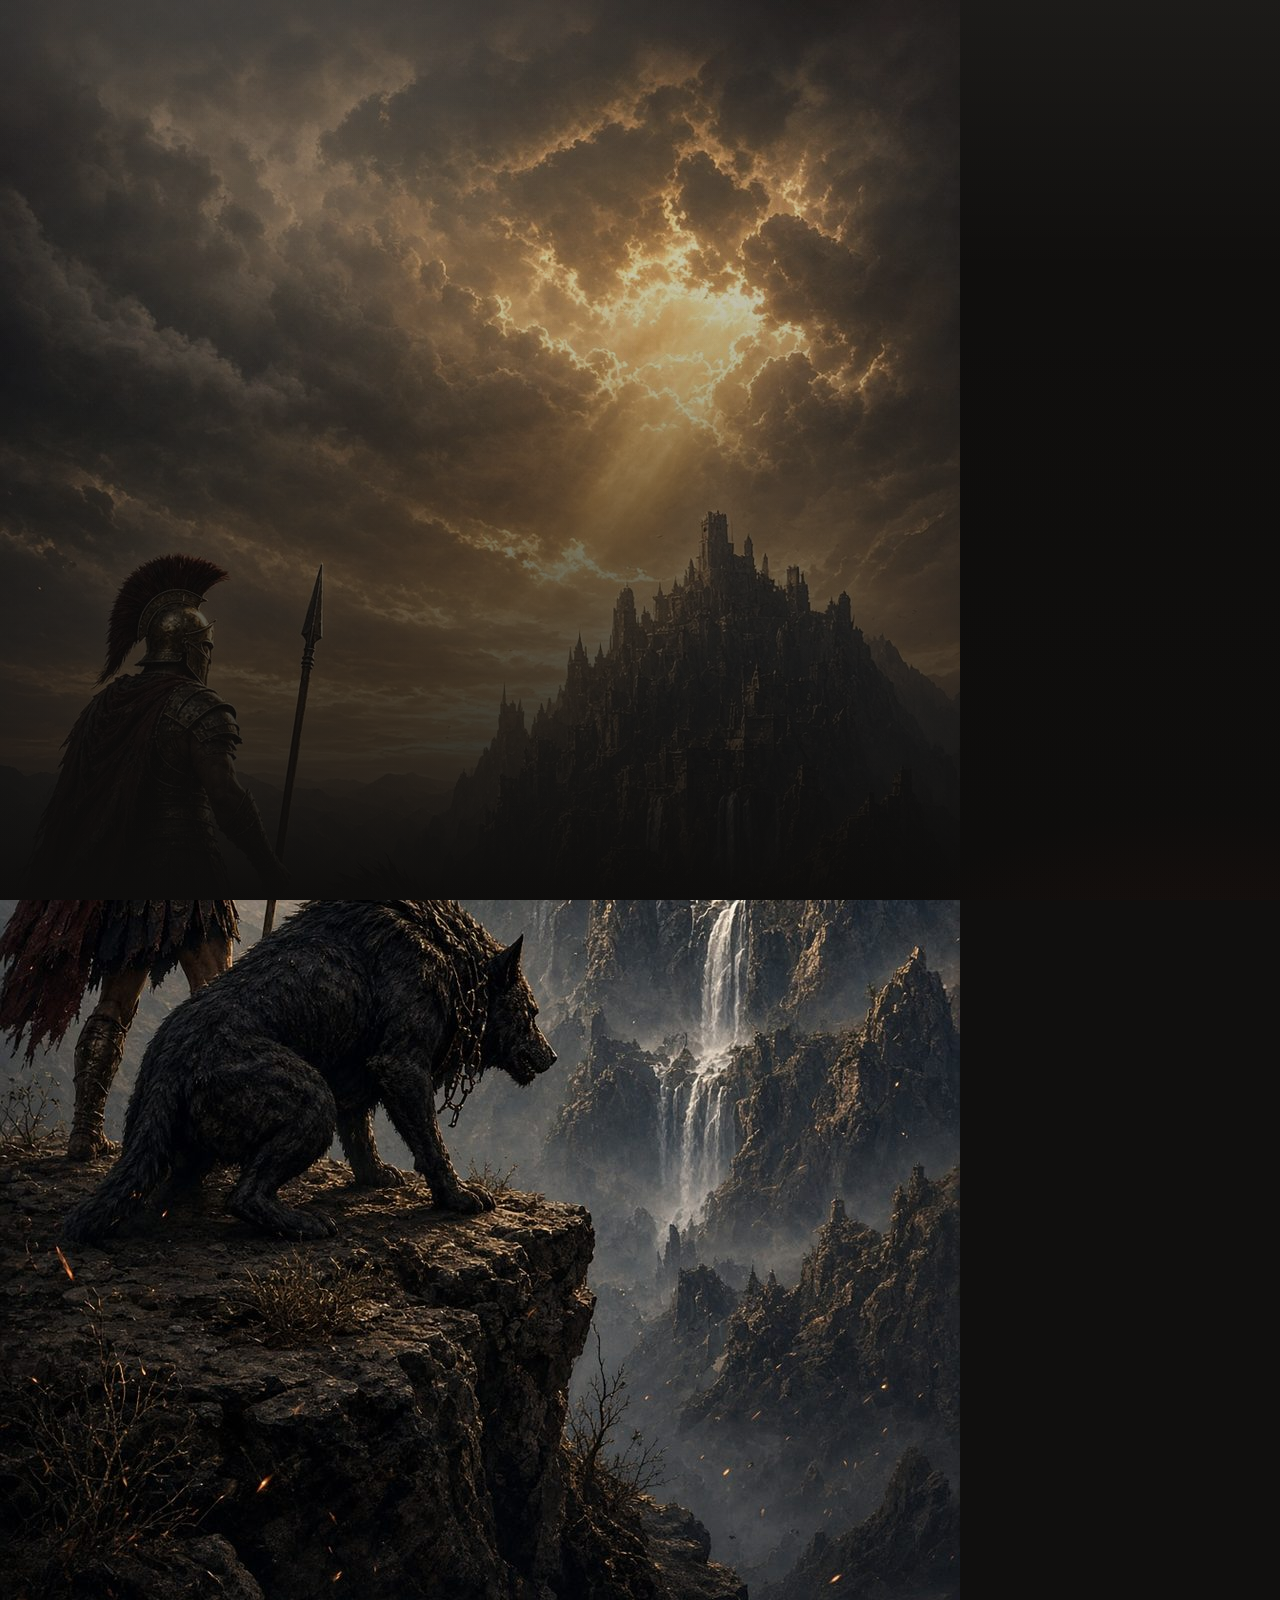
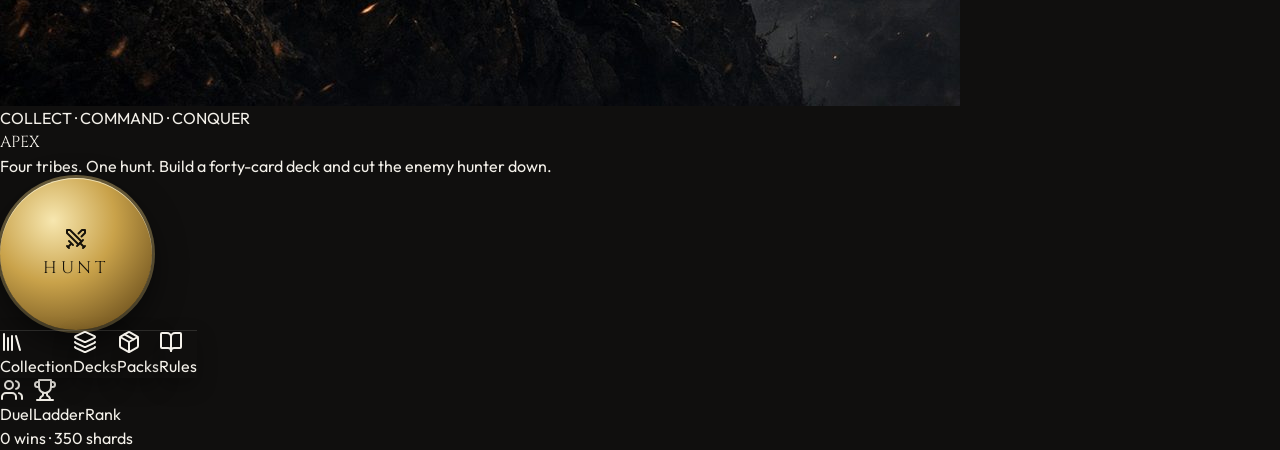
<file: index.html>
<!DOCTYPE html>
<html lang="en">
  <head>
    <meta charset="UTF-8" />
    <meta name="viewport" content="width=device-width, initial-scale=1, viewport-fit=cover" />
    <title>APEX — Ab Creative World</title>
    <meta name="description" content="APEX — a dark epic hunting TCG. Build a forty-card deck and cut the rival hunter down." />
    <meta name="theme-color" content="#100f0e" />
    <meta http-equiv="Cache-Control" content="no-cache" />
    <!-- hunt-build liked-2026-09-11 -->
    <link rel="icon" type="image/svg+xml" href="./favicon.svg" />
    <link rel="preconnect" href="https://fonts.googleapis.com" />
    <link rel="preconnect" href="https://fonts.gstatic.com" crossorigin />
    <link href="https://fonts.googleapis.com/css2?family=Cinzel:wght@500;600&family=Outfit:wght@400;500;600&display=swap" rel="stylesheet" />
    <style>
      :root { --arena-img: url("./art/arena.jpg"); }
      html, body, #root { height: 100%; margin: 0; background: #100f0e; }
    </style>
    <script type="module" crossorigin src="./assets/index-BU1TOrr1.js"></script>
    <link rel="stylesheet" crossorigin href="./assets/index-BifVDahs.css">
  </head>
  <body>
    <div id="root"></div>
  </body>
</html>
</file>
<file: assets/index-BifVDahs.css>
/*! tailwindcss v4.3.3 | MIT License | https://tailwindcss.com */
@layer theme{:root,:host{--font-sans:"Outfit", "Segoe UI", system-ui, sans-serif;--font-mono:ui-monospace, SFMono-Regular, Menlo, Monaco, Consolas, "Liberation Mono", "Courier New", monospace;--radius-sm:8px;--ease-out:cubic-bezier(.22, 1, .36, 1);--default-font-family:var(--font-sans);--default-mono-font-family:var(--font-mono);--color-bg:#100f0e;--color-fg:#f4f1ea;--color-muted:#a8a49c;--color-accent:#e4c77a;--color-accent-fg:#16120a;--color-crystal:#6ad4e6;--color-danger:#b42318;--color-abyssal:#6f8f8a;--color-revenant:#cfc6b8;--font-display:"Cinzel", "Times New Roman", serif}}@layer base{*,:after,:before,::backdrop{box-sizing:border-box;border:0 solid;margin:0;padding:0}::file-selector-button{box-sizing:border-box;border:0 solid;margin:0;padding:0}html,:host{-webkit-text-size-adjust:100%;tab-size:4;line-height:1.5;font-family:var(--default-font-family,-apple-system, BlinkMacSystemFont, "Segoe UI", Roboto, "Helvetica Neue", "Noto Sans", Arial, sans-serif, "Apple Color Emoji", "Segoe UI Emoji", "Segoe UI Symbol", "Noto Color Emoji");font-feature-settings:var(--default-font-feature-settings,normal);font-variation-settings:var(--default-font-variation-settings,normal);-webkit-tap-highlight-color:transparent}hr{height:0;color:inherit;border-top-width:1px}abbr:where([title]){-webkit-text-decoration:underline dotted;text-decoration:underline dotted}h1,h2,h3,h4,h5,h6{font-size:inherit;font-weight:inherit}a{color:inherit;-webkit-text-decoration:inherit;-webkit-text-decoration:inherit;-webkit-text-decoration:inherit;-webkit-text-decoration:inherit;text-decoration:inherit}b,strong{font-weight:bolder}code,kbd,samp,pre{font-family:var(--default-mono-font-family,ui-monospace, SFMono-Regular, Menlo, Monaco, Consolas, "Liberation Mono", "Courier New", monospace);font-feature-settings:var(--default-mono-font-feature-settings,normal);font-variation-settings:var(--default-mono-font-variation-settings,normal);font-size:1em}small{font-size:80%}sub,sup{vertical-align:baseline;font-size:75%;line-height:0;position:relative}sub{bottom:-.25em}sup{top:-.5em}table{text-indent:0;border-color:inherit;border-collapse:collapse}:-moz-focusring:where(:not(iframe)){outline:auto}progress{vertical-align:baseline}summary{display:list-item}ol,ul,menu{list-style:none}img,svg,video,canvas,audio,iframe,embed,object{vertical-align:middle;display:block}img,video{max-width:100%;height:auto}button,input,select,optgroup,textarea{font:inherit;font-feature-settings:inherit;font-variation-settings:inherit;letter-spacing:inherit;color:inherit;opacity:1;background-color:#0000;border-radius:0}::file-selector-button{font:inherit;font-feature-settings:inherit;font-variation-settings:inherit;letter-spacing:inherit;color:inherit;opacity:1;background-color:#0000;border-radius:0}:where(select:is([multiple],[size])) optgroup{font-weight:bolder}:where(select:is([multiple],[size])) optgroup option{padding-inline-start:20px}::file-selector-button{margin-inline-end:4px}::placeholder{opacity:1}@supports (not ((-webkit-appearance:-apple-pay-button))) or (contain-intrinsic-size:1px){::placeholder{color:currentColor}@supports (color:color-mix(in lab, red, red)){::placeholder{color:color-mix(in oklab, currentcolor 50%, transparent)}}}textarea{resize:vertical}::-webkit-search-decoration{-webkit-appearance:none}::-webkit-date-and-time-value{min-height:1lh;text-align:inherit}::-webkit-datetime-edit{display:inline-flex}::-webkit-datetime-edit-fields-wrapper{padding:0}::-webkit-datetime-edit{padding-block:0}::-webkit-datetime-edit-year-field{padding-block:0}::-webkit-datetime-edit-month-field{padding-block:0}::-webkit-datetime-edit-day-field{padding-block:0}::-webkit-datetime-edit-hour-field{padding-block:0}::-webkit-datetime-edit-minute-field{padding-block:0}::-webkit-datetime-edit-second-field{padding-block:0}::-webkit-datetime-edit-millisecond-field{padding-block:0}::-webkit-datetime-edit-meridiem-field{padding-block:0}::-webkit-calendar-picker-indicator{line-height:1}:-moz-ui-invalid{box-shadow:none}button,input:where([type=button],[type=reset],[type=submit]){appearance:button}::file-selector-button{appearance:button}::-webkit-inner-spin-button{height:auto}::-webkit-outer-spin-button{height:auto}[hidden]:where(:not([hidden=until-found])){display:none!important}html{-webkit-font-smoothing:antialiased;-moz-osx-font-smoothing:grayscale;touch-action:manipulation}html,body,#app,#root{background:var(--color-bg);height:100lvh;min-height:100lvh;color:var(--color-fg)}body{font-family:var(--font-sans);touch-action:manipulation;background:radial-gradient(ellipse 100% 70% at 50% -18%, #2c281f 0%, var(--color-bg) 58%)}button:not(:disabled),a,[role=button]:not(:disabled){cursor:pointer;touch-action:manipulation;-webkit-tap-highlight-color:#e4c77a40}h1,h2,h3{text-wrap:balance;font-family:var(--font-display)}p{text-wrap:pretty}}@layer components,utilities;@media (prefers-reduced-motion:reduce){*,:before,:after{transition-duration:.01ms!important;animation-duration:.01ms!important}}.card-foil{background:linear-gradient(180deg, #ffffff14, transparent 40%), var(--card-art) center/cover}@keyframes pack-pop{0%{opacity:0;transform:translateY(12px)scale(.96)}to{opacity:1;transform:none}}.pack-pop{animation:pack-pop .42s var(--ease-out) both}@keyframes deck-swap{0%{opacity:0;transform:translateY(10px)}to{opacity:1;transform:none}}.deck-swap{animation:deck-swap .26s var(--ease-out) both}.stage-light{pointer-events:none;z-index:1;background:radial-gradient(85% 48% at 16% -10%,#e8e0cc33,#0000 58%),radial-gradient(55% 42% at 94% 112%,#8c301c1f,#0000 52%),linear-gradient(#fff8e60d,#0000 30%,#08070647);position:absolute;inset:0}.arena-plate{pointer-events:none;background-image:var(--arena-img,url(/art/arena.jpg));opacity:1;filter:saturate(1.12)contrast(1.08)brightness(.92);background-position:50% 42%;background-size:cover;position:absolute;inset:0}.arena-plate:after{content:"";background:radial-gradient(70% 48% at 50% 38%,#0000 35%,#08070673 100%),linear-gradient(#08070647,#0000 22%,#0807068c 100%);position:absolute;inset:0}.stone-ring{pointer-events:none;background:radial-gradient(#14100c2e,#0000 70%);border-radius:50%;width:min(90vw,30rem);height:8.2rem;position:absolute;top:40%;left:50%;transform:translate(-50%,-50%);box-shadow:inset 0 0 0 2px #d4b76e47,inset 0 0 40px #00000059,0 0 48px #d4b76e1f}.card-frame{background:linear-gradient(155deg,#d8c48a 0%,#3a2c14 28%,#8a6a2e 52%,#e8d39a 72%,#1c140c 100%);padding:2px;box-shadow:0 12px 28px #000000b8,0 0 0 1px #e4c77a38,0 0 18px #6ad4e624}.card-inner{box-shadow:inset 0 0 0 1px #e4c77a2e}.card-inner:after{content:"";pointer-events:none;z-index:3;mix-blend-mode:screen;background:linear-gradient(125deg,#b4e6ff29,#0000 24% 68%,#e4c77a1f);position:absolute;inset:0}.card-frame-shadowborn{box-shadow:0 12px 28px #000000b8,0 0 0 1px #e4c77a47,0 0 16px #e4c77a38}.card-frame-crimson{box-shadow:0 12px 28px #000000b8,0 0 0 1px #b4231866,0 0 18px #b4231847}.card-frame-abyssal{box-shadow:0 12px 28px #000000b8,0 0 0 1px #6ad4e659,0 0 20px #6ad4e647}.card-frame-revenant{box-shadow:0 12px 28px #000000b8,0 0 0 1px #cfc6b852,0 0 16px #cfc6b833}.card-ready{box-shadow:0 12px 28px #000000b8,0 0 0 1px #e4c77a8c,0 0 22px #6ad4e659}.card-art{z-index:0;pointer-events:none;animation:card-live var(--art-dur,16s) var(--art-delay,0s) ease-in-out infinite alternate;will-change:transform;background-position:50%;background-size:cover;position:absolute;inset:-16%}@keyframes card-live{0%{transform:translate3d(var(--art-x,-2%), var(--art-y,-2%), 0) scale(1.08)}to{transform:translate3d(calc(var(--art-x,-2%) * -1), calc(var(--art-y,-2%) * -1), 0) scale(1.18)}}.card-aura{pointer-events:none;z-index:2;mix-blend-mode:screen;position:absolute;inset:0;overflow:hidden}.card-aura:before,.card-aura:after{content:"";pointer-events:none;position:absolute}.card-aura:before{opacity:.8;width:136%;height:160%;animation:aura-rise var(--aura-dur,11s) var(--aura-delay,0s) linear infinite;background-image:radial-gradient(circle,#e4c77ab8 0 .9px,#0000 1.5px),radial-gradient(circle,#fff8e66b 0 1.1px,#0000 1.8px),radial-gradient(circle,#c4b7a061 0 .7px,#0000 1.3px);background-position:0 0,14px 22px,26px 8px;background-size:42px 58px,31px 46px,54px 72px;top:-30%;left:-18%}.card-aura:after{opacity:0;inset:0}.card-aura-shadowborn:before{background-image:radial-gradient(circle,#e4c77abf 0 .9px,#0000 1.5px),radial-gradient(circle,#e8e0cc66 0 1px,#0000 1.7px),radial-gradient(circle,#b4dcff47 0 .8px,#0000 1.4px)}.card-aura-crimson:before,.card-aura-ember:before{animation-duration:calc(var(--aura-dur,11s) * .72);background-image:radial-gradient(circle,#ffaa78cc 0 1px,#0000 1.7px),radial-gradient(circle,#b42318b3 0 1.2px,#0000 2px),radial-gradient(circle,#e4c77a8c 0 .8px,#0000 1.4px)}.card-aura-abyssal:before,.card-aura-tide:before{background-image:radial-gradient(circle,#aaf0ffb3 0 1px,#0000 1.7px),radial-gradient(circle,#6ad4e68c 0 1.3px,#0000 2.1px),radial-gradient(circle,#e4c77a47 0 .7px,#0000 1.3px);animation-name:aura-drift}.card-aura-abyssal:after,.card-aura-tide:after{opacity:.85;animation:aura-caustic calc(var(--aura-dur,11s) * .85) var(--aura-delay,0s) ease-in-out infinite alternate;background:radial-gradient(42% 20% at 28% 38%,#6ad4e638,#0000 70%),radial-gradient(48% 24% at 72% 62%,#aaf0ff29,#0000 72%);inset:-20%}.card-aura-revenant:before,.card-aura-ash:before{background-image:radial-gradient(circle,#e8e0ccb3 0 .9px,#0000 1.5px),radial-gradient(circle,#cfc6b880 0 1.2px,#0000 2px),radial-gradient(circle,#a0968a66 0 .7px,#0000 1.3px);animation-name:aura-fall}.card-aura-rush:after{opacity:.9;filter:blur(.4px);width:70%;height:70%;animation:aura-sweep 3.6s var(--aura-delay,0s) ease-in-out infinite;background:linear-gradient(118deg,#0000 0%,#fff8e614 38%,#e4c77a73 50%,#fff8e614 62%,#0000 100%);top:8%;left:-40%}.card-aura-ward:after{opacity:1;animation:aura-ward 4.4s var(--aura-delay,0s) ease-in-out infinite;background:radial-gradient(circle,#e4c77a1f,#0000 62%);border-radius:50%;inset:12%;box-shadow:inset 0 0 0 1px #e4c77a59,0 0 16px #e4c77a2e}.card-aura-mist:before{opacity:.45;filter:blur(.6px);animation-name:aura-drift}.card-aura-mist:after{opacity:.9;mix-blend-mode:soft-light;animation:aura-caustic 8s var(--aura-delay,0s) ease-in-out infinite alternate;background:radial-gradient(70% 40% at 40% 30%,#b4dce62e,#0000 70%),radial-gradient(60% 36% at 70% 70%,#0c101233,#0000 68%);inset:-10%}.card-aura-gold:before{background-image:radial-gradient(circle,#f3e2b0d9 0 1.1px,#0000 1.8px),radial-gradient(circle,#e4c77a99 0 1px,#0000 1.6px),radial-gradient(circle,#fff8e680 0 .8px,#0000 1.4px)}.card-aura-gold:after{opacity:.85;width:55%;height:120%;animation:aura-sweep 5.4s var(--aura-delay,0s) ease-in-out infinite;background:linear-gradient(100deg,#0000 20%,#f3e2b038 48%,#e4c77a1f 52%,#0000 78%);top:-10%;left:-35%}.card-lit .card-aura:before,.card-ready .card-aura:before{opacity:1}.card-frame.grayscale .card-art,.card-frame.grayscale .card-aura:before,.card-frame.grayscale .card-aura:after{animation:none}@keyframes aura-rise{0%{transform:translateY(14%)}to{transform:translateY(-20%)}}@keyframes aura-fall{0%{transform:translateY(-18%)}to{transform:translateY(16%)}}@keyframes aura-drift{0%{transform:translate(-7%,5%)}to{transform:translate(8%,-8%)}}@keyframes aura-sweep{0%{opacity:0;transform:translate(-20%)rotate(14deg)}28%{opacity:.75}to{opacity:0;transform:translate(90%)rotate(14deg)}}@keyframes aura-caustic{0%{opacity:.35;transform:translate(-5%,3%)scale(1)}to{opacity:.75;transform:translate(6%,-5%)scale(1.08)}}@keyframes aura-ward{0%,to{opacity:.18;transform:scale(.86)}50%{opacity:.48;transform:scale(1.1)}}@media (prefers-reduced-motion:reduce){.card-art,.card-aura:before,.card-aura:after{animation:none}}.card-cost{z-index:6;background:linear-gradient(160deg,#f3e2b0,#c9a24a 46%,#6a4e1c);box-shadow:inset 0 1px #fff8dc8c,0 2px 8px #00000080,0 0 8px #e4c77a59}.card-nameplate{z-index:5;background:linear-gradient(#0000,#0806048c 28%,#060504f0);box-shadow:inset 0 1px #e4c77a33}.card-stalk{box-shadow:0 10px 24px #0000008c,0 0 0 1px #b4d2dc59,0 0 18px #6ad4e647}.card-stalk .card-light{background:linear-gradient(158deg,#b4e6f047 0%,#0000 36%),linear-gradient(#0000 46%,#0c0b0a80 76%,#0a0908cc)}.portrait-ring{background:linear-gradient(160deg,#f3e2b0,#8a6524 55%,#f0d48a);border-radius:999px;padding:2px;box-shadow:0 6px 16px #00000073}.crystal{background:#6ad4e638;border-radius:1px;width:.55rem;height:.9rem;transform:skew(-12deg)}@supports (color:color-mix(in lab, red, red)){.crystal{background:color-mix(in oklab, var(--color-crystal) 22%, transparent)}}.crystal{box-shadow:inset 0 0 0 1px #6ad4e659}.crystal-on{background:linear-gradient(180deg, #c8f7ff, var(--color-crystal) 55%, #2a8aa0);box-shadow:inset 0 1px #ffffff8c,0 0 8px #6ad4e6a6}.hunt-core{z-index:2;width:9.5rem;height:9.5rem;color:var(--color-accent-fg);font-family:var(--font-display);letter-spacing:.22em;text-transform:uppercase;background:radial-gradient(circle at 35% 28%,#f7e7b0,#c9a24a 42%,#6a4e1c 88%);border-radius:999px;flex-direction:column;justify-content:center;align-items:center;gap:.35rem;font-size:1.05rem;display:flex;position:relative;box-shadow:inset 0 1px #fff8dcb3,0 12px 32px #0000008c,0 0 0 3px #e4c77a73}.hunt-core:active{transform:scale(.97)}.menu-tile{z-index:2;position:relative;box-shadow:inset 0 1px #fffcf41f,0 8px 20px #00000047}.menu-tile:active{transform:scale(.98)}.tcg-table{width:100%;height:var(--table-h,100%);min-height:var(--table-h,100%);max-height:var(--table-h,100%);touch-action:manipulation;overscroll-behavior:none;padding-top:max(2.75rem, env(safe-area-inset-top,0px));box-sizing:border-box;padding-bottom:0;position:fixed;inset:0;overflow:hidden}@supports (height:100lvh){.tcg-table{height:var(--table-h,100lvh);min-height:var(--table-h,100lvh);max-height:var(--table-h,100lvh)}}@media (width>=640px){.tcg-table{padding-top:env(safe-area-inset-top,0px)}}.lane-grid{grid-template-columns:repeat(4,minmax(0,1fr));align-items:end;gap:.35rem;width:min(100%,28rem);margin-inline:auto;padding-inline:.55rem;display:grid}.lane-cell{aspect-ratio:5/7;width:100%;min-height:0;position:relative}.lane-cell .card-frame{width:100%;height:100%}.lane-empty{aspect-ratio:5/7;border:1px dashed #e4c77a66;border-radius:.7rem;width:100%;min-height:0}@supports (color:color-mix(in lab, red, red)){.lane-empty{border:1px dashed color-mix(in oklab, var(--color-accent) 40%, transparent)}}.lane-empty{background:#08070647;box-shadow:inset 0 0 18px #00000059}.lane-empty.drop-ready{border-color:var(--color-accent);background:#e4c77a24;box-shadow:inset 0 0 0 1px #e4c77a73,0 0 16px #e4c77a40}.hand-rail{justify-content:center;align-items:flex-end;width:100%;padding:.1rem .3rem .15rem;display:flex}.hand-rail>*+*{margin-left:-2.2rem}.board-well{flex-direction:column;flex:1;justify-content:space-between;gap:.2rem;min-height:0;display:flex}.turn-band{flex-direction:column;align-items:center;gap:.1rem;padding:.05rem .75rem;display:flex}.turn-pip{border:1px solid #e4c77a66;border-radius:999px}@supports (color:color-mix(in lab, red, red)){.turn-pip{border:1px solid color-mix(in oklab, var(--color-accent) 40%, transparent)}}.turn-pip{font-family:var(--font-display);letter-spacing:.2em;color:var(--color-accent);-webkit-backdrop-filter:blur(8px);backdrop-filter:blur(8px);background:#0c0a08b8;padding:.15rem .75rem;font-size:.62rem}.turn-prompt{text-align:center;letter-spacing:.04em;max-width:22rem;min-height:1rem;color:var(--color-accent);padding-inline:.5rem;font-size:.68rem}.hero-bar{align-items:center;gap:.4rem;padding:.15rem .4rem;display:flex}.end-orb{width:2.85rem;height:2.85rem;color:var(--color-accent-fg);font-family:var(--font-display);letter-spacing:.1em;text-align:center;background:radial-gradient(circle at 34% 28%,#f3e2b0,#8a6524 48%,#1c140c 88%);border-radius:999px;flex-shrink:0;place-items:center;font-size:.5rem;font-weight:600;line-height:1.05;display:grid;box-shadow:inset 0 1px #fff8dc8c,0 4px 12px #00000073,0 0 0 2px #e4c77a66,0 0 12px #6ad4e62e}.end-orb span{letter-spacing:.16em;font-size:.5rem;display:block}.end-orb:active:not(:disabled){transform:scale(.96)}html.tcg-lock,html.tcg-lock body{height:var(--table-h,100%);max-height:var(--table-h,100%);overscroll-behavior:none;touch-action:manipulation;overflow:hidden}@supports (height:100lvh){html.tcg-lock,html.tcg-lock body{height:var(--table-h,100lvh);max-height:var(--table-h,100lvh)}}.card-light{pointer-events:none;z-index:3;background:linear-gradient(158deg,#fff8e61a 0%,#0000 26%),linear-gradient(#08070638 0%,#0000 22%,#08070666 62%,#060504eb 100%);position:absolute;inset:0;box-shadow:inset 0 1px #fffcf41f}.portrait-light{pointer-events:none;background:linear-gradient(155deg,#fff8e63d,#0000 48%);position:absolute;inset:0;box-shadow:inset 0 1px #fffcf42e}.title-wash{pointer-events:none;z-index:0;background:radial-gradient(ellipse 80% 50% at 30% 18%, #ffecc824, transparent 55%), linear-gradient(180deg, #100e0c2e, #100e0c47 42%, var(--color-bg));position:absolute;inset:0}.lit-edge{box-shadow:inset 0 1px #fffcf429,0 8px 24px #00000059}@keyframes slash-draw{0%{opacity:0;transform:scaleX(.12)}18%{opacity:1}55%{opacity:1;transform:scaleX(1)}to{opacity:0;transform:scaleX(1)}}.fx-slash{transform-origin:0;background:linear-gradient(90deg, transparent, var(--color-fg) 20%, var(--color-accent) 70%, transparent);border-radius:999px;width:100%;height:100%;box-shadow:0 0 10px #f4f1ea8c}@supports (color:color-mix(in lab, red, red)){.fx-slash{box-shadow:0 0 10px color-mix(in oklab, var(--color-fg) 55%, transparent)}}.fx-slash{animation:slash-draw .42s var(--ease-out) both;pointer-events:none}.fx-slash-heavy{box-shadow:0 0 16px #d48a81}@supports (color:color-mix(in lab, red, red)){.fx-slash-heavy{box-shadow:0 0 16px color-mix(in oklab, var(--color-danger) 50%, var(--color-fg))}}@keyframes impact-ring{0%{opacity:.85;transform:translate(-50%,-50%)scale(.25)}to{opacity:0;transform:translate(-50%,-50%)scale(1.85)}}.fx-ring{border:2px solid var(--color-accent);width:42px;height:42px;animation:impact-ring .42s var(--ease-out) both;border-radius:999px;position:absolute;top:0;left:0}.fx-ring-heavy{border-color:var(--color-danger);width:58px;height:58px}@keyframes spark-fly{0%{opacity:1;transform:translate(-50%,-50%)scale(1)}to{transform:translate(calc(-50% + var(--dx)), calc(-50% + var(--dy))) scale(.15);opacity:0}}.fx-spark{background:var(--color-fg);width:5px;height:5px;animation:spark-fly .48s var(--ease-out) both;border-radius:999px;position:absolute;top:0;left:0}@keyframes float-dmg{0%{opacity:0;transform:translate(-50%)scale(.72)}18%{opacity:1;transform:translate(-50%,-8px)scale(1.12)}to{opacity:0;transform:translate(-50%,-38px)scale(1)}}.fx-dmg{z-index:2;font-family:var(--font-display);text-shadow:0 1px 8px var(--color-bg);animation:float-dmg .7s var(--ease-out) both;pointer-events:none;font-size:1.15rem;font-weight:600;line-height:1;position:absolute}@keyframes arena-shake{0%,to{transform:translate(0)}20%{transform:translate(-3px,2px)}40%{transform:translate(4px,-2px)}60%{transform:translate(-2px,-2px)}80%{transform:translate(3px,1px)}}@keyframes arena-shake-heavy{0%,to{transform:translate(0)}15%{transform:translate(-6px,3px)}35%{transform:translate(7px,-4px)}55%{transform:translate(-5px,-3px)}75%{transform:translate(5px,2px)}}.arena-shake{animation:arena-shake .38s var(--ease-out) both}.arena-shake-heavy{animation:arena-shake-heavy .42s var(--ease-out) both}@keyframes card-hit-flash{0%{opacity:.8}to{opacity:0}}.card-hit-flash{background:#f4f1eab8;position:absolute;inset:0}@supports (color:color-mix(in lab, red, red)){.card-hit-flash{background:color-mix(in oklab, var(--color-fg) 72%, transparent)}}.card-hit-flash{animation:card-hit-flash .28s var(--ease-out) both;pointer-events:none}@keyframes card-enter{0%{opacity:0;transform:translateY(18px)scale(.92)}to{opacity:1;transform:none}}.card-enter{animation:card-enter .28s var(--ease-out) both}@keyframes card-lunge-up{0%,to{transform:translateY(0)}35%{transform:translateY(-14px)}}@keyframes card-lunge-down{0%,to{transform:translateY(0)}35%{transform:translateY(14px)}}.card-lunge-up{animation:card-lunge-up .38s var(--ease-out) both}.card-lunge-down{animation:card-lunge-down .38s var(--ease-out) both}.hint-mark{position:relative}.hint-mark:after{content:"";border:2px solid var(--color-accent);border-radius:var(--radius-sm);pointer-events:none;animation:hint-ring 1.15s var(--ease-out) infinite;z-index:2;position:absolute;inset:-4px}@keyframes hint-ring{0%,to{opacity:1;box-shadow:0 0 0 0 color-mix(in oklab, var(--color-accent) 45%, transparent)}50%{opacity:.55;box-shadow:0 0 0 6px #0000}}@keyframes cine-in{0%{opacity:0}6%{opacity:1}78%{opacity:1}to{opacity:0}}@keyframes cine-ken{0%{filter:saturate(.7)contrast(1.08)brightness(.82);transform:scale(1.04)translate(-2%,4%)}35%{filter:saturate(1.1)contrast(1.22)brightness(1.12)}to{filter:saturate(1.05)contrast(1.16)brightness(1.02);transform:scale(1.18)translate(2%,-2%)}}@keyframes cine-foe-in{0%{opacity:0;transform:scale(1.04)translate(10%)}30%{opacity:.55}to{opacity:.4;transform:scale(1.14)translate(0)}}@keyframes cine-streak{0%{opacity:0;transform:translate(-24%,-50%)scaleX(.1)}14%{opacity:1}55%{opacity:.85}to{opacity:0;transform:translate(12%,-50%)scaleX(1.05)}}@keyframes cine-flash{0%,to{opacity:0}8%{opacity:.55}18%{opacity:.12}28%{opacity:.28}48%{opacity:0}}@keyframes cine-bloom{0%{opacity:0;transform:translate(-50%,-50%)scale(.4)}18%{opacity:.7}to{opacity:0;transform:translate(-50%,-50%)scale(2.4)}}@keyframes cine-ring{0%{opacity:0;transform:translate(-50%,-50%)scale(.2)}12%{opacity:.85}to{opacity:0;transform:translate(-50%,-50%)scale(1.8)}}@keyframes cine-mote{0%{opacity:0;transform:translate(-50%,8px)scale(.4)}20%{opacity:1}to{opacity:0;transform:translate(-50%,-42px)scale(.15)}}@keyframes cine-name-in{0%{opacity:0;letter-spacing:.42em}18%{opacity:1;letter-spacing:.22em}80%{opacity:1}to{opacity:0}}.cine{isolation:isolate;background:var(--color-bg);animation:cine-in 1.6s var(--ease-out) both;position:absolute;inset:0}.cine-ground{z-index:0;background:var(--color-bg);position:absolute;inset:0}.cine-art{z-index:4;object-fit:cover;object-position:42% 16%;opacity:1;filter:saturate(1.08)contrast(1.18)brightness(1.08);width:78%;height:110%;animation:cine-ken 1.6s var(--ease-out) both;position:absolute;top:-2%;left:-6%;-webkit-mask-image:linear-gradient(90deg,#000 58%,#0000 96%);mask-image:linear-gradient(90deg,#000 58%,#0000 96%)}.cine-foe{z-index:2;object-fit:cover;object-position:center 18%;opacity:.62;filter:saturate(.7)contrast(1.05)brightness(.72);width:62%;height:78%;animation:cine-foe-in 1.6s var(--ease-out) both;position:absolute;top:14%;right:-10%;-webkit-mask-image:linear-gradient(90deg,#0000,#000 32%);mask-image:linear-gradient(90deg,#0000,#000 32%)}.cine-wash{z-index:5;background:radial-gradient(at 32% 42%,#d8d4cc1a,#0000 52%),linear-gradient(90deg,#0b0b0c1f,#0000 42%,#0b0b0c73),linear-gradient(#0b0b0c33,#0000 28%,#0b0b0c61);position:absolute;inset:0}.cine-flash{z-index:6;background:#f4f1ea8c;position:absolute;inset:0}@supports (color:color-mix(in lab, red, red)){.cine-flash{background:color-mix(in oklab, var(--color-fg) 55%, transparent)}}.cine-flash{animation:cine-flash 1.6s var(--ease-out) both}.cine-bloom{z-index:6;aspect-ratio:1;background:radial-gradient(circle, var(--color-fg), transparent 68%);mix-blend-mode:screen;width:46%;animation:cine-bloom 1.1s var(--ease-out) both;border-radius:999px;position:absolute;top:46%;left:36%}.cine-ring{z-index:6;aspect-ratio:1;border:1px solid #f4f1eab3;border-radius:999px;width:38%;position:absolute;top:46%;left:36%}@supports (color:color-mix(in lab, red, red)){.cine-ring{border:1px solid color-mix(in oklab, var(--color-fg) 70%, transparent)}}.cine-ring{box-shadow:0 0 24px #e4c77a66,inset 0 0 18px #f4f1ea40}@supports (color:color-mix(in lab, red, red)){.cine-ring{box-shadow:0 0 24px color-mix(in oklab, var(--color-accent) 40%, transparent), inset 0 0 18px color-mix(in oklab, var(--color-fg) 25%, transparent)}}.cine-ring{animation:cine-ring 1.25s var(--ease-out) both}.cine-bar{z-index:8;background:var(--color-bg);height:11%;position:absolute;left:0;right:0}.cine-bar-top{top:0}.cine-bar-bot{bottom:0}.cine-name{z-index:9;font-family:var(--font-display);letter-spacing:.22em;text-transform:uppercase;color:var(--color-fg);text-shadow:0 0 18px #e4c77a8c, 0 2px 16px var(--color-bg);font-size:1rem;position:absolute;bottom:13%;left:1rem}@supports (color:color-mix(in lab, red, red)){.cine-name{text-shadow:0 0 18px color-mix(in oklab, var(--color-accent) 55%, transparent), 0 2px 16px var(--color-bg)}}.cine-name{animation:cine-name-in 1.6s var(--ease-out) both}.cine-streak{z-index:7;transform-origin:0;background:linear-gradient(90deg, transparent, var(--color-fg), transparent);width:88%;height:3px;box-shadow:0 0 22px var(--color-fg);animation:cine-streak .98s var(--ease-out) both;position:absolute;top:50%;left:6%}.cine-streak-2{opacity:.7;animation-delay:90ms;top:44%}.cine-streak-3{opacity:.5;animation-delay:.16s;top:58%}.cine-motes{z-index:7;position:absolute;inset:0}.cine-mote{background:var(--color-fg);box-shadow:0 0 8px var(--color-accent);animation:cine-mote 1.2s var(--ease-out) both;border-radius:999px;position:absolute}.cine-spear .cine-streak{height:2px;transform:translateY(-50%)rotate(-8deg)}.cine-blade .cine-streak{height:4px;transform:translateY(-50%)rotate(-18deg)}.cine-claw .cine-streak,.cine-fang .cine-streak,.cine-roar .cine-streak{background:linear-gradient(90deg, transparent, var(--color-danger), transparent);height:2px;box-shadow:0 0 16px var(--color-danger);transform:translateY(-50%)rotate(-22deg)}.cine-crush .cine-streak{opacity:.7;height:10px;transform:translateY(-50%)rotate(0)}.cine-tentacle .cine-streak{background:linear-gradient(90deg, transparent, var(--color-abyssal), var(--color-fg));border-radius:999px;height:6px;transform:translateY(-50%)rotate(12deg)}.cine-wraith .cine-streak{filter:blur(4px);background:linear-gradient(90deg, transparent, var(--color-revenant), transparent);height:14px}.cine-shield .cine-streak{opacity:.45;border-radius:999px;width:38%;height:18px;left:31%}.cine-wraith .cine-bloom,.cine-wraith .cine-mote{background:var(--color-revenant)}.cine-tentacle .cine-bloom,.cine-tentacle .cine-mote{background:var(--color-abyssal)}.cine-claw .cine-bloom,.cine-fang .cine-bloom,.cine-roar .cine-bloom,.cine-claw .cine-mote,.cine-fang .cine-mote,.cine-roar .cine-mote{background:var(--color-danger)}.cine-heavy .cine-flash{background:#dea9a1}@supports (color:color-mix(in lab, red, red)){.cine-heavy .cine-flash{background:color-mix(in oklab, var(--color-danger) 35%, var(--color-fg))}}@keyframes cine-shock{0%{opacity:.9;transform:translate(-50%,-50%)scale(.15)}to{opacity:0;transform:translate(-50%,-50%)scale(3.2)}}.cine-shock{z-index:6;aspect-ratio:1;border:2px solid var(--color-fg);width:55%;box-shadow:0 0 40px var(--color-accent);animation:cine-shock 1.15s var(--ease-out) both;border-radius:999px;position:absolute;top:46%;left:36%}.cine-label{z-index:9;letter-spacing:.32em;text-transform:uppercase;color:var(--color-accent);text-shadow:0 0 16px #e4c77a99;font-size:.62rem;position:absolute;bottom:20%;left:1rem}@supports (color:color-mix(in lab, red, red)){.cine-label{text-shadow:0 0 16px color-mix(in oklab, var(--color-accent) 60%, transparent)}}.cine-label{animation:cine-name-in 2.15s var(--ease-out) both}.cine-power,.cine-power .cine-art,.cine-power .cine-foe,.cine-power .cine-name{animation-duration:2.15s}.cine-power .cine-bar{height:14%}.cine-power .cine-name{letter-spacing:.26em;font-size:1.2rem;bottom:15%}.cine-power .cine-flash{background:#eddeb8}@supports (color:color-mix(in lab, red, red)){.cine-power .cine-flash{background:color-mix(in oklab, var(--color-accent) 45%, var(--color-fg))}}.cine-power .cine-bloom{width:62%;animation-duration:1.45s}@keyframes cine-epic-in{0%{opacity:0}4%{opacity:1}82%{opacity:1}to{opacity:0}}@keyframes cine-epic-ken{0%{filter:saturate(.45)contrast(.95)brightness(.5);transform:scale(1.02)translate(-3%,6%)}22%{filter:saturate(.9)contrast(1.18)brightness();transform:scale(1.1)translateY(1%)}38%{filter:saturate(1.12)contrast(1.28)brightness(1.14);transform:scale(1.2)translate(1%,-2%)}to{filter:saturate(1.05)contrast(1.18)brightness(1.04);transform:scale(1.28)translate(3%,-4%)}}@keyframes cine-veil{0%{opacity:.72}28%{opacity:.18}40%{opacity:0}to{opacity:.2}}@keyframes cine-rune{0%{opacity:0;transform:translate(-50%,-50%)rotate(0)scale(.4)}18%{opacity:.7}70%{opacity:.35}to{opacity:0;transform:translate(-50%,-50%)rotate(50deg)scale(1.65)}}.cine-epic{animation:cine-epic-in 4.2s var(--ease-out) both}.cine-epic .cine-art{animation:cine-epic-ken 4.2s var(--ease-out) both}.cine-epic .cine-foe,.cine-epic .cine-name,.cine-epic .cine-label,.cine-epic .cine-flash{animation-duration:4.2s}.cine-epic .cine-bar{height:16%}.cine-epic .cine-name{letter-spacing:.3em;font-size:1.35rem;bottom:14%}.cine-video-mode{animation:cine-video-in 15.2s var(--ease-out) both}@keyframes cine-video-in{0%{opacity:0}1.2%{opacity:1}90%{opacity:1}to{opacity:0}}.cine-video-mode .cine-name,.cine-video-mode .cine-label,.cine-video-mode .cine-subtitle{animation-duration:15.2s}.cine-video{z-index:4;object-fit:cover;object-position:center 22%;background:var(--color-bg);width:100%;height:100%;position:absolute;inset:0}.cine-video-mode .cine-art,.cine-video-mode .cine-foe,.cine-video-mode .cine-sigil,.cine-video-mode .cine-motif,.cine-video-mode .cine-motes,.cine-video-mode .cine-streak,.cine-video-mode .cine-bloom,.cine-video-mode .cine-shock,.cine-video-mode .cine-rune,.cine-video-mode .cine-veil,.cine-video-mode .cine-flash,.cine-video-mode .cine-ring,.cine-video-mode .cine-deck-wash{display:none}.cine-video-mode .cine-wash{z-index:5;background:linear-gradient(#040a0c38,#0000 28%,#040a0c80)}.cine-video-mode .cine-bar{height:12%}.cine-epic .cine-label{letter-spacing:.4em;font-size:.7rem;bottom:24%}.cine-veil{z-index:5;animation:cine-veil 4.2s var(--ease-out) both;background:radial-gradient(at 40% 45%,#0000 20%,#080706b8);position:absolute;inset:0}.cine-shock-2{border-color:var(--color-accent);width:70%;animation-delay:.72s}.cine-rune{z-index:6;aspect-ratio:1;border:1px solid #e4c77ab3;border-radius:999px;width:48%;position:absolute;top:46%;left:36%}@supports (color:color-mix(in lab, red, red)){.cine-rune{border:1px solid color-mix(in oklab, var(--color-accent) 70%, transparent)}}.cine-rune{box-shadow:0 0 28px #e4c77a66,inset 0 0 24px #f4f1ea2e}@supports (color:color-mix(in lab, red, red)){.cine-rune{box-shadow:0 0 28px color-mix(in oklab, var(--color-accent) 40%, transparent), inset 0 0 24px color-mix(in oklab, var(--color-fg) 18%, transparent)}}.cine-rune{animation:cine-rune 2.4s var(--ease-out) both}.cine-rune-2{border-style:dashed;width:62%;animation-duration:2.8s;animation-delay:.28s}.cine-streak-4{opacity:.85;animation-delay:.64s;top:38%}.cine-streak-5{opacity:.45;animation-delay:.78s;top:64%}.cine-subtitle{z-index:9;font-family:var(--font-display);letter-spacing:.28em;text-transform:uppercase;color:var(--color-accent);text-shadow:0 0 18px #e4c77a8c;font-size:.78rem;position:absolute;bottom:20%;left:1rem}@supports (color:color-mix(in lab, red, red)){.cine-subtitle{text-shadow:0 0 18px color-mix(in oklab, var(--color-accent) 55%, transparent)}}.cine-subtitle{animation:cine-name-in 4.2s var(--ease-out) both}.cine-epic .cine-bloom{width:78%;animation-duration:2.1s}.cine-epic .cine-shock{animation-duration:1.6s}.cine-sigil{z-index:3;object-fit:cover;object-position:center 18%;opacity:.88;filter:saturate(1.12)contrast(1.2)brightness(1.05);width:52%;height:72%;animation:cine-sigil-in 4.2s var(--ease-out) both;position:absolute;bottom:-12%;left:22%;-webkit-mask-image:linear-gradient(#0000 0%,#000 28% 72%,#0000 100%);mask-image:linear-gradient(#0000 0%,#000 28% 72%,#0000 100%)}@keyframes cine-sigil-in{0%{opacity:0;transform:translate(-8%,14%)scale(.92)}18%{opacity:.9;transform:translateY(2%)scale(1.04)}42%{transform:translate(4%,-4%)scale(1.12)}82%{opacity:.82}to{opacity:0;transform:translate(8%,-8%)scale(1.18)}}.cine-deck-wash{z-index:1;pointer-events:none;position:absolute;inset:0}.cine-deck-wash-shadowborn{background:radial-gradient(at 32% 40%,#e4c77a47,#0000 58%),linear-gradient(#1c181033,#0000 40%,#0a09088c)}.cine-deck-wash-crimson{background:radial-gradient(at 38% 48%,#b423186b,#0000 60%),linear-gradient(#28080640,#0000 36%,#08040499)}.cine-deck-wash-abyssal{background:radial-gradient(at 40% 52%,#5abeba52,#0000 62%),linear-gradient(#06121459,#0000 40%,#040a0c9e)}.cine-deck-wash-revenant{background:radial-gradient(at 34% 44%,#cfc6b847,#0000 58%),linear-gradient(#16141259,#0000 38%,#080808a8)}.cine-motif{z-index:7;pointer-events:none;position:absolute}.cine-spears,.cine-spears-2{background:repeating-linear-gradient(-18deg,#0000 0 18px,#e4c77ab3 18px 20px,#0000 20px 46px);width:70%;height:120%;top:-10%;left:8%}@supports (color:color-mix(in lab, red, red)){.cine-spears,.cine-spears-2{background:repeating-linear-gradient(-18deg, transparent 0 18px, color-mix(in oklab, var(--color-accent) 70%, transparent) 18px 20px, transparent 20px 46px)}}.cine-spears,.cine-spears-2{animation:cine-spears 4.2s var(--ease-out) both;opacity:.55;-webkit-mask-image:linear-gradient(#0000,#000 20% 70%,#0000);mask-image:linear-gradient(#0000,#000 20% 70%,#0000)}.cine-spears-2{opacity:.28;animation-delay:.18s;left:28%;transform:scaleX(-1)}@keyframes cine-spears{0%{opacity:0;transform:translateY(-18%)}22%{opacity:.55}to{opacity:0;transform:translate(6%,22%)}}.cine-claws,.cine-claws-2{filter:blur(.4px);animation:cine-claws 4.2s var(--ease-out) both;background:linear-gradient(118deg,#0000 42%,#b42318d9 46%,#0000 50%),linear-gradient(128deg,#0000 48%,#b423188c 52%,#0000 56%),linear-gradient(108deg,#0000 36%,#e8502873 40%,#0000 44%);inset:8% 6%}.cine-claws-2{opacity:.5;animation-delay:.24s}@keyframes cine-claws{0%{clip-path:inset(0 100% 0 0);opacity:0}16%{clip-path:inset(0);opacity:.9}to{opacity:0}}.cine-tide,.cine-tide-2{aspect-ratio:1;border:2px solid #8aa39d;border-radius:999px;width:64%;top:28%;left:18%}@supports (color:color-mix(in lab, red, red)){.cine-tide,.cine-tide-2{border:2px solid color-mix(in oklab, var(--color-abyssal) 80%, var(--color-fg))}}.cine-tide,.cine-tide-2{box-shadow:0 0 28px #6f8f8a80}@supports (color:color-mix(in lab, red, red)){.cine-tide,.cine-tide-2{box-shadow:0 0 28px color-mix(in oklab, var(--color-abyssal) 50%, transparent)}}.cine-tide,.cine-tide-2{animation:cine-tide 4.2s var(--ease-out) both}.cine-tide-2{border-style:dashed;width:84%;animation-delay:.22s;top:16%;left:8%}@keyframes cine-tide{0%{opacity:0;transform:scale(.4)}20%{opacity:.8}to{opacity:0;transform:scale(1.7)}}.cine-ash,.cine-ash-2{animation:cine-ash 4.2s var(--ease-out) both;background-image:radial-gradient(circle at 20% 30%,#cfc6b8b3 0 1px,#0000 2px),radial-gradient(circle at 70% 40%,#cfc6b880 0 1.5px,#0000 3px),radial-gradient(circle at 40% 70%,#cfc6b899 0 1px,#0000 2px),radial-gradient(circle at 82% 22%,#cfc6b873 0 2px,#0000 3px);background-size:48% 42%,60% 50%,40% 55%,70% 40%;inset:0}.cine-ash-2{opacity:.55;animation-delay:.16s}@keyframes cine-ash{0%{opacity:0;transform:translateY(8%)}18%{opacity:.85}to{opacity:0;transform:translate(-6%,-16%)}}.cine-shadowborn .cine-bloom,.cine-shadowborn .cine-flash{background:#ebdaac}@supports (color:color-mix(in lab, red, red)){.cine-shadowborn .cine-bloom,.cine-shadowborn .cine-flash{background:color-mix(in oklab, var(--color-accent) 55%, var(--color-fg))}}.cine-crimson .cine-bloom,.cine-crimson .cine-mote{background:var(--color-danger)}.cine-crimson .cine-flash{background:#d48a81}@supports (color:color-mix(in lab, red, red)){.cine-crimson .cine-flash{background:color-mix(in oklab, var(--color-danger) 50%, var(--color-fg))}}.cine-crimson .cine-label,.cine-crimson .cine-subtitle,.cine-crimson .cine-name{color:#f3c9c4;text-shadow:0 0 18px #b423188c}@supports (color:color-mix(in lab, red, red)){.cine-crimson .cine-label,.cine-crimson .cine-subtitle,.cine-crimson .cine-name{text-shadow:0 0 18px color-mix(in oklab, var(--color-danger) 55%, transparent)}}.cine-abyssal .cine-bloom,.cine-abyssal .cine-mote{background:var(--color-abyssal)}.cine-abyssal .cine-flash{background:#b2c0ba}@supports (color:color-mix(in lab, red, red)){.cine-abyssal .cine-flash{background:color-mix(in oklab, var(--color-abyssal) 50%, var(--color-fg))}}.cine-abyssal .cine-label,.cine-abyssal .cine-subtitle,.cine-abyssal .cine-name{color:#c8ebe8;text-shadow:0 0 18px #6f8f8a99}@supports (color:color-mix(in lab, red, red)){.cine-abyssal .cine-label,.cine-abyssal .cine-subtitle,.cine-abyssal .cine-name{text-shadow:0 0 18px color-mix(in oklab, var(--color-abyssal) 60%, transparent)}}.cine-revenant .cine-bloom,.cine-revenant .cine-mote{background:var(--color-revenant)}.cine-revenant .cine-flash{background:#e5e0d6}@supports (color:color-mix(in lab, red, red)){.cine-revenant .cine-flash{background:color-mix(in oklab, var(--color-revenant) 40%, var(--color-fg))}}.cine-revenant .cine-label,.cine-revenant .cine-subtitle,.cine-revenant .cine-name{color:#efeae0;text-shadow:0 0 16px #cfc6b88c}.cine-deck .cine-label{letter-spacing:.42em}.fx-slash-spear{background:linear-gradient(90deg, transparent, var(--color-fg) 40%, transparent)}.fx-slash-blade{background:linear-gradient(90deg, transparent, var(--color-accent) 30%, var(--color-fg), transparent)}.fx-slash-claw,.fx-slash-fang,.fx-slash-roar{background:linear-gradient(90deg, transparent, var(--color-danger) 50%, transparent)}.fx-slash-crush{background:linear-gradient(90deg, transparent, var(--color-muted), var(--color-fg), transparent)}.fx-slash-tentacle{background:linear-gradient(90deg, transparent, var(--color-abyssal), var(--color-fg), transparent)}.fx-slash-wraith{background:linear-gradient(90deg, transparent, var(--color-revenant), transparent);filter:blur(1px)}.fx-slash-shield{background:linear-gradient(90deg, transparent, var(--color-accent), transparent)}
</file>
